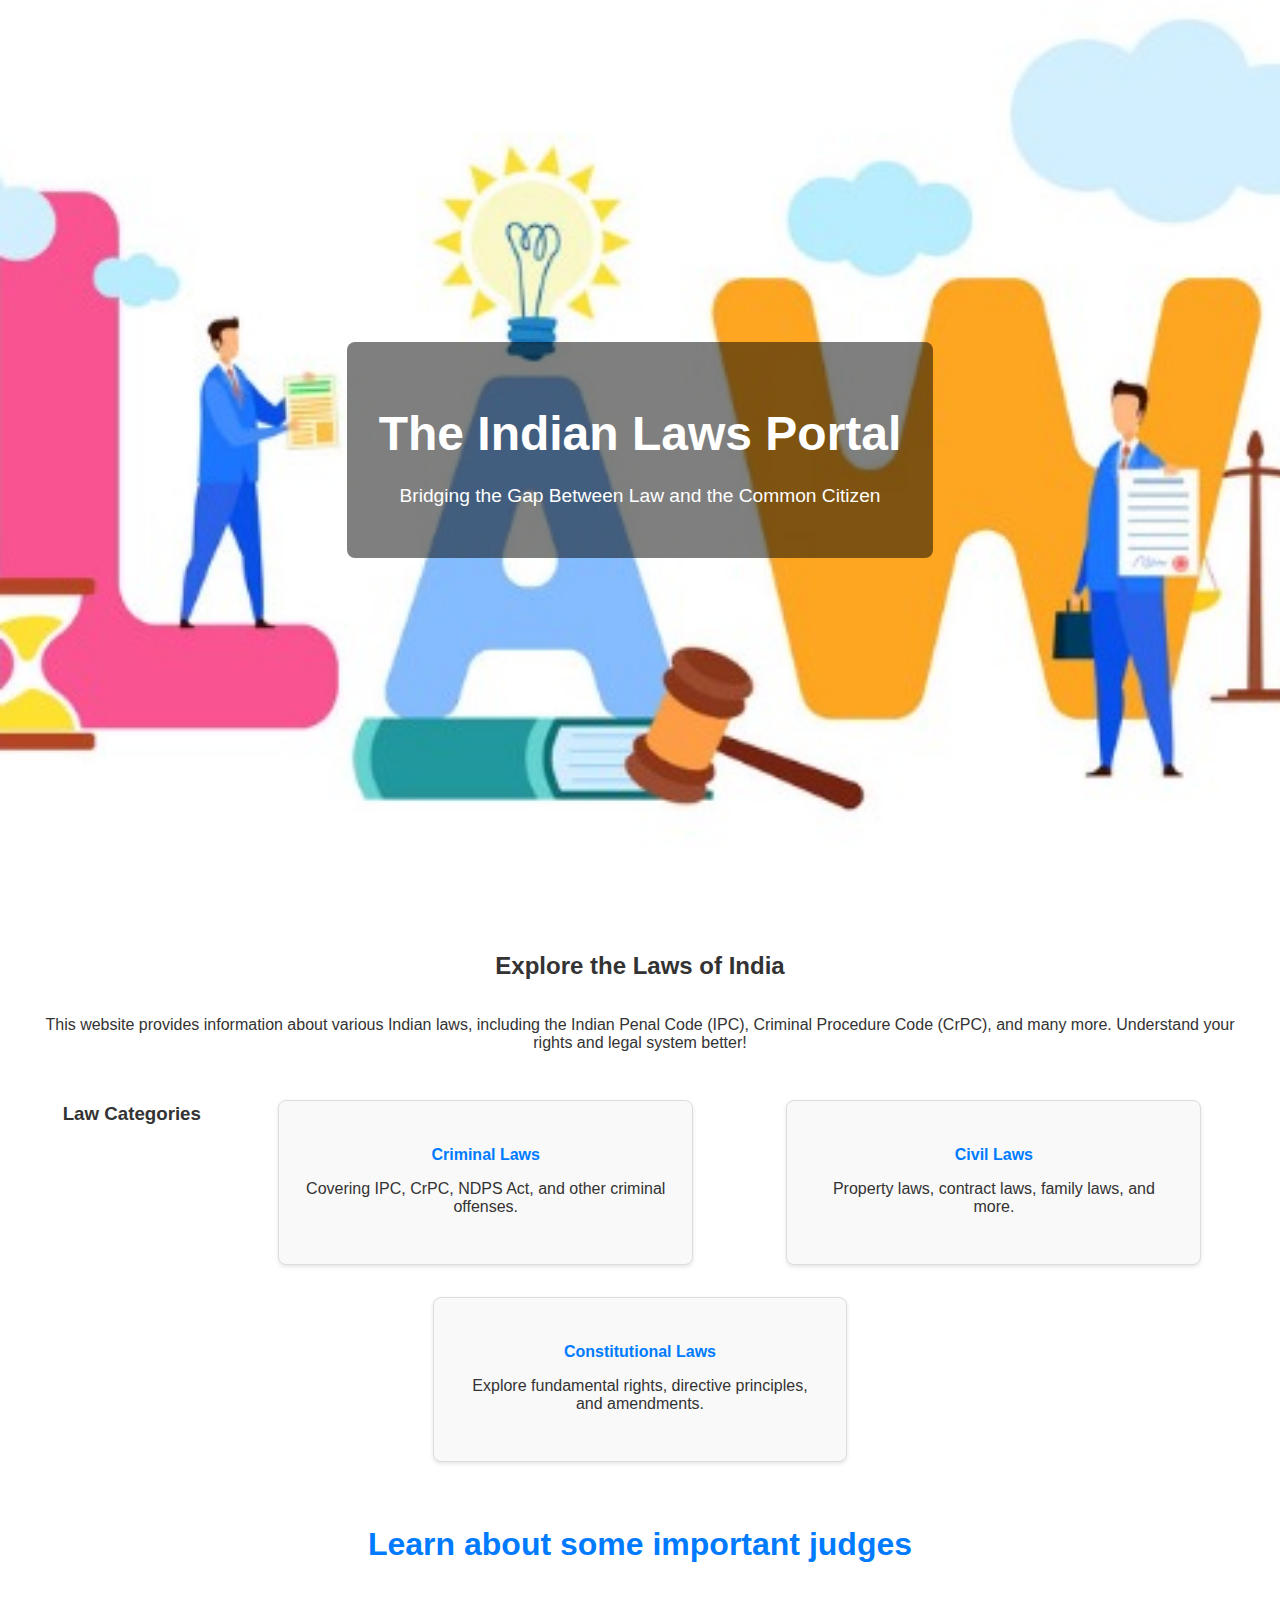
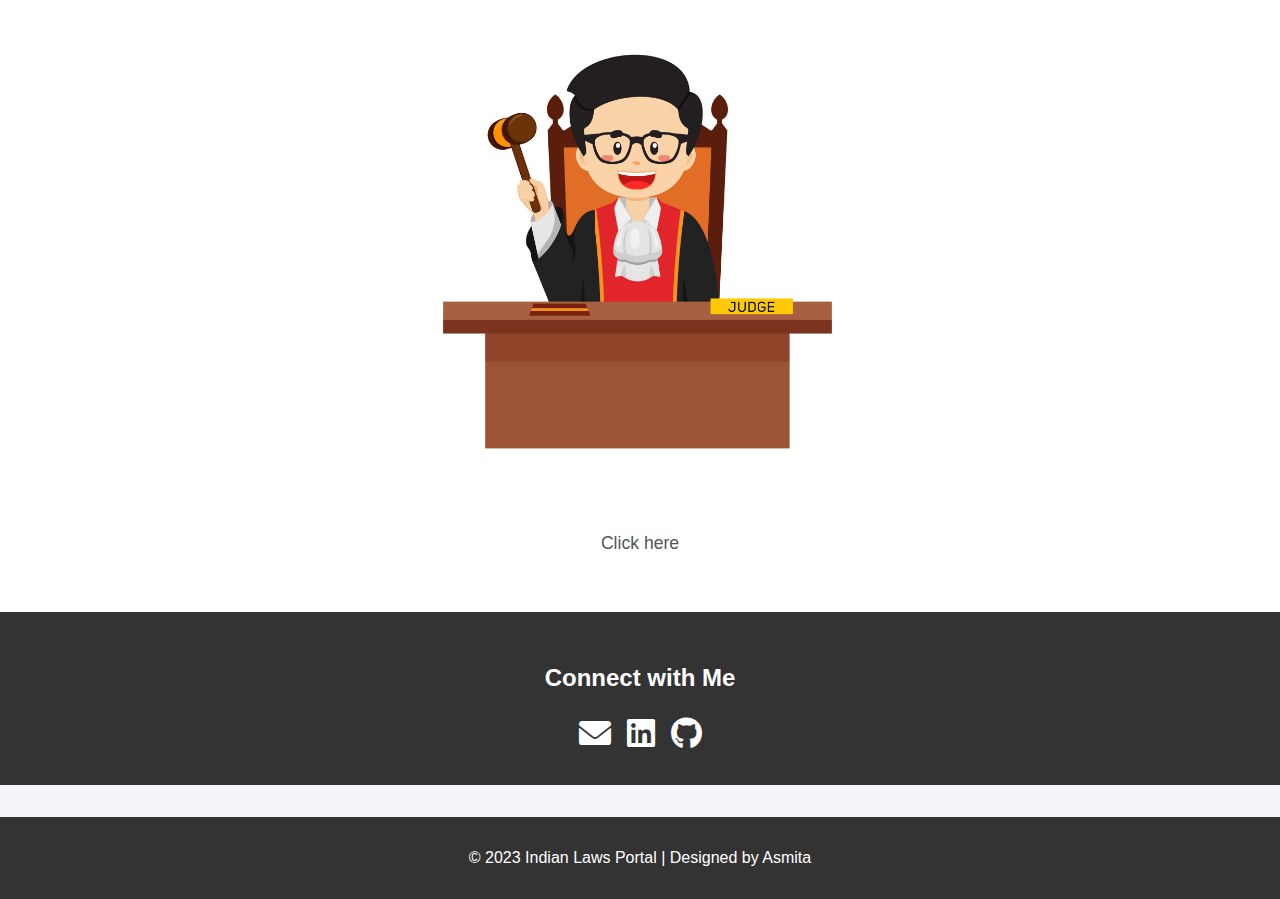
<file: index.html>
<!DOCTYPE html>
<html lang="en">
<head>
    <meta charset="UTF-8">
    <meta name="viewport" content="width=device-width, initial-scale=1.0">
    <title>Indian Laws Portal</title>
    <link rel="stylesheet" href="styles.css">
    <link rel="stylesheet" href="https://cdnjs.cloudflare.com/ajax/libs/font-awesome/6.0.0-beta3/css/all.min.css"> <!-- Font Awesome for icons -->
</head>
<body>

    <section class="fullscreen-image">
        <div class="overlay">
            <h1>The Indian Laws Portal</h1>
            <p>Bridging the Gap Between Law and the Common Citizen</p>
        </div>
    </section>

    <main class="content">
        <section>
            <h2>Explore the Laws of India</h2>
            <p>This website provides information about various Indian laws, including the Indian Penal Code (IPC), Criminal Procedure Code (CrPC), and many more. Understand your rights and legal system better!</p>
        </section>

        <section class="categories">
            <h3>Law Categories</h3>
            <div class="law-category">
                <a href="#">
                    <h4>Criminal Laws</h4>
                    <p>Covering IPC, CrPC, NDPS Act, and other criminal offenses.</p>
                </a>
            </div>
            <div class="law-category">
                <a href="#">
                    <h4>Civil Laws</h4>
                    <p>Property laws, contract laws, family laws, and more.</p>
                </a>
            </div>
            <div class="law-category">
                <a href="#">
                    <h4>Constitutional Laws</h4>
                    <p>Explore fundamental rights, directive principles, and amendments.</p>
                </a>
            </div>
        </section>

        <section class="judges-link">
            <h3>Learn about some important judges</h3>
            <a href="judges.html">
                <img src="judge.png" alt="Judges Image" class="judges-image">
                <p>Click here </p>
            </a>
        </section>
    </main>

    <section class="connect">
        <h2>Connect with Me</h2>
        <div class="icons">
            <a href="mailto:asmita.ria103@gmail.com" target="_blank" title="Email"><i class="fas fa-envelope"></i></a>
            <a href="https://www.linkedin.com/in/asmita232/" target="_blank" title="LinkedIn"><i class="fab fa-linkedin"></i></a>
            <a href="https://github.com/asmita-singh13" target="_blank" title="GitHub"><i class="fab fa-github"></i></a>
        </div>
    </section>

    <footer>
        <p>&copy; 2023 Indian Laws Portal | Designed by Asmita</p>
    </footer>

</body>
</html>
</file>
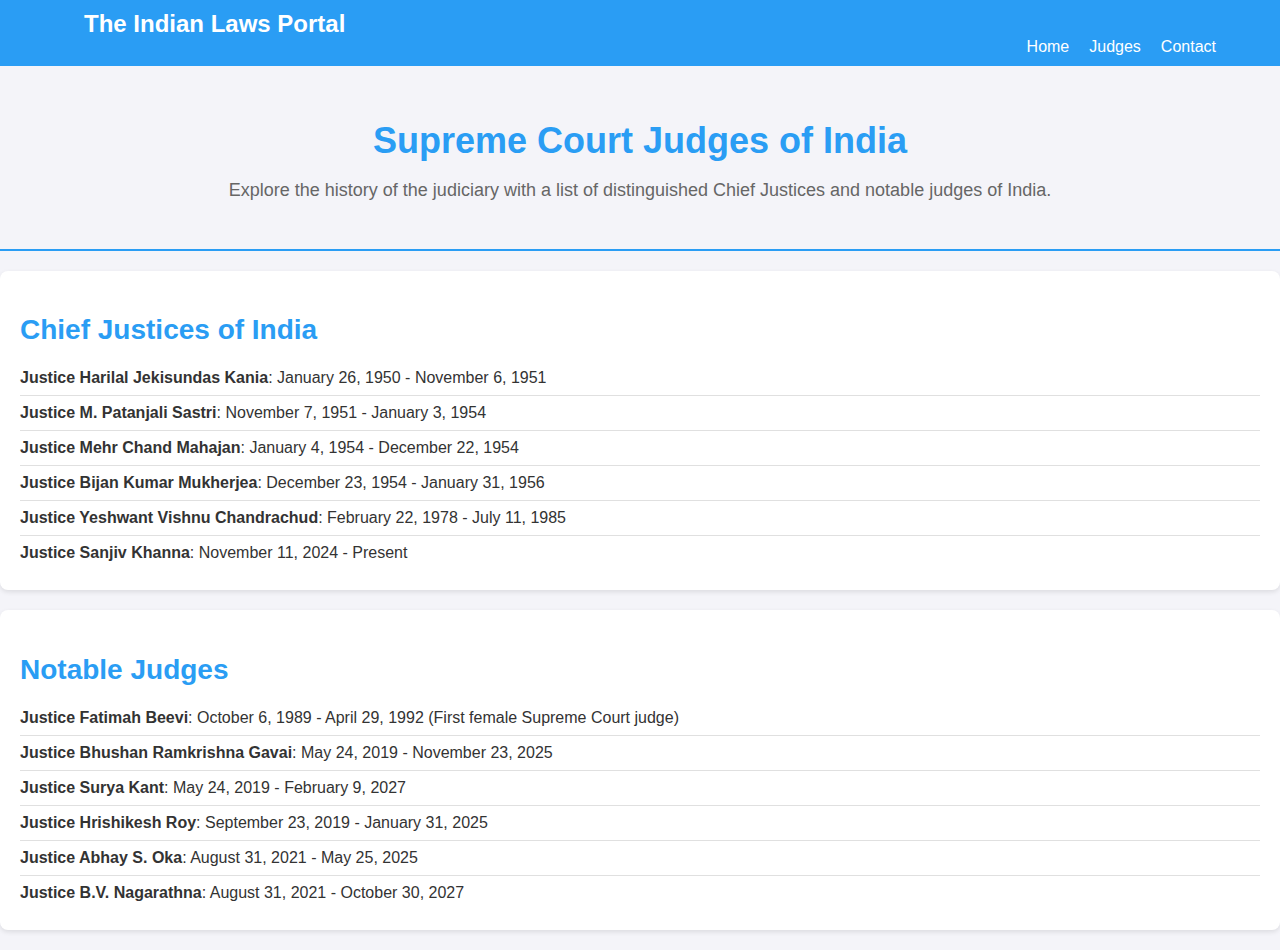
<file: judges.html>
<!DOCTYPE html>
<html lang="en">
<head>
    <meta charset="UTF-8">
    <meta name="viewport" content="width=device-width, initial-scale=1.0">
    <title>Supreme Court Judges of India</title>
    <link rel="stylesheet" href="judges.css">
    <link rel="stylesheet" href="https://cdnjs.cloudflare.com/ajax/libs/font-awesome/6.0.0-beta3/css/all.min.css">
</head>
<body>

    <nav class="navbar">
        <div class="container">
            <a href="index.html" class="nav-logo">The Indian Laws Portal</a>
            <ul class="nav-links">
                <li><a href="index.html">Home</a></li>
                <li><a href="judges.html">Judges</a></li>
                <li><a href="contact.html">Contact</a></li>
            </ul>
        </div>
    </nav>

    <header class="page-header">
        <h1>Supreme Court Judges of India</h1>
        <p>Explore the history of the judiciary with a list of distinguished Chief Justices and notable judges of India.</p>
    </header>

    <section class="judges-section">
        <h2>Chief Justices of India</h2>
        <ul class="judges-list">
            <li><strong>Justice Harilal Jekisundas Kania</strong>: January 26, 1950 - November 6, 1951</li>
            <li><strong>Justice M. Patanjali Sastri</strong>: November 7, 1951 - January 3, 1954</li>
            <li><strong>Justice Mehr Chand Mahajan</strong>: January 4, 1954 - December 22, 1954</li>
            <li><strong>Justice Bijan Kumar Mukherjea</strong>: December 23, 1954 - January 31, 1956</li>
            <li><strong>Justice Yeshwant Vishnu Chandrachud</strong>: February 22, 1978 - July 11, 1985</li>
            <li><strong>Justice Sanjiv Khanna</strong>: November 11, 2024 - Present</li>
        </ul>
    </section>

    <section class="judges-section">
        <h2>Notable Judges</h2>
        <ul class="judges-list">
            <li><strong>Justice Fatimah Beevi</strong>: October 6, 1989 - April 29, 1992 (First female Supreme Court judge)</li>
            <li><strong>Justice Bhushan Ramkrishna Gavai</strong>: May 24, 2019 - November 23, 2025</li>
            <li><strong>Justice Surya Kant</strong>: May 24, 2019 - February 9, 2027</li>
            <li><strong>Justice Hrishikesh Roy</strong>: September 23, 2019 - January 31, 2025</li>
            <li><strong>Justice Abhay S. Oka</strong>: August 31, 2021 - May 25, 2025</li>
            <li><strong>Justice B.V. Nagarathna</strong>: August 31, 2021 - October 30, 2027</li>
        </ul>
    </section>   
</body>
</html>
</file>
<file: styles.css>
/* General Styles */
body {
    margin: 0;
    padding: 0;
    font-family: Arial, sans-serif;
    background-color: #f4f4f9;
    color: #333;
}

/* Full-Screen Background Image Section */
.fullscreen-image {
    height: 100vh; /* Full viewport height */
    background-image: url('image.jpg'); /* Path to your image */
    background-size: cover; /* Ensures the image covers the screen */
    background-position: center; /* Centers the image */
    position: relative;
    display: flex;
    justify-content: center;
    align-items: center;
    color: white;
}

.fullscreen-image .overlay {
    background: rgba(0, 0, 0, 0.5); /* Adds a semi-transparent overlay for readability */
    padding: 2em;
    text-align: center;
    border-radius: 8px;
}

.fullscreen-image h1 {
    font-size: 3em;
    margin-bottom: 0.5em;
}

.fullscreen-image p {
    font-size: 1.2em;
}

/* Content Section */
.content {
    background-color: white;
    padding: 2em;
    text-align: center;
}

.content h2, .content p {
    margin-bottom: 1.5em;
}

.categories {
    display: flex;
    justify-content: space-around;
    flex-wrap: wrap;
    margin-top: 2em;
}

.law-category {
    background-color: #f9f9f9;
    border: 1px solid #ddd;
    box-shadow: 0 2px 4px rgba(0, 0, 0, 0.1);
    padding: 1.5em;
    width: 30%;
    margin: 1em;
    text-align: center;
    border-radius: 8px;
    transition: transform 0.3s ease-in-out;
}

.law-category:hover {
    transform: scale(1.05);
}

.law-category a {
    text-decoration: none;
    color: inherit;
}

.law-category h4 {
    color: #007BFF;
    margin-bottom: 0.5em;
}

/* Judges Section */
.judges-link {
    margin-top: 3em;
    text-align: center;
}

.judges-link h3 {
    font-size: 2em;
    margin-bottom: 1em;
    color: #007BFF;
}

.judges-link a {
    text-decoration: none;
    color: inherit;
}

.judges-link .judges-image {
    width: 80%;
    max-width: 500px;
    border-radius: 8px;
    margin-bottom: 1em;
    transition: transform 0.3s ease;
}

.judges-link .judges-image:hover {
    transform: scale(1.05);
}

.judges-link p {
    font-size: 1.1em;
    color: #555;
}

/* Connect Section */
.connect {
    background-color: #333;
    color: white;
    text-align: center;
    padding: 2em 0;
}

.connect h2 {
    margin-bottom: 1em;
}

.connect .icons {
    display: flex;
    justify-content: center;
    gap: 1em;
}

.connect .icons a {
    color: white;
    font-size: 2em;
    transition: color 0.3s;
}

.connect .icons a:hover {
    color: #007BFF;
}

/* Footer */
footer {
    background-color: #333;
    color: white;
    text-align: center;
    padding: 1em 0;
    margin-top: 2em;
}
</file>
<file: judges.css>
/* General Styles */
body {
    font-family: Arial, sans-serif;
    margin: 0;
    padding: 0;
    background-color: #f4f4f9;
    color: #333;
}

/* Container for Centering Content */
.container {
    width: 90%;
    max-width: 1200px;
    margin: 0 auto;
}

/* Navigation Bar */
.navbar {
    background-color: #2a9df4;
    padding: 10px 0;
    box-shadow: 0 2px 5px rgba(0, 0, 0, 0.1);
}

.navbar .nav-logo {
    color: #fff;
    font-size: 24px;
    text-decoration: none;
    font-weight: bold;
    margin-left: 20px;
}

.navbar .nav-links {
    list-style: none;
    display: flex;
    justify-content: flex-end;
    margin: 0;
    padding: 0;
}

.navbar .nav-links li {
    margin-left: 20px;
}

.navbar .nav-links a {
    color: #fff;
    text-decoration: none;
    font-size: 16px;
    transition: color 0.3s;
}

.navbar .nav-links a:hover {
    color: #e0e0e0;
}

/* Page Header */
.page-header {
    text-align: center;
    background-color: #f4f4f9;
    padding: 30px 20px;
    margin-bottom: 20px;
    border-bottom: 2px solid #2a9df4;
}

.page-header h1 {
    color: #2a9df4;
    font-size: 36px;
    margin-bottom: 10px;
}

.page-header p {
    font-size: 18px;
    color: #666;
}

/* Judges Section */
.judges-section {
    background-color: #fff;
    padding: 20px;
    margin-bottom: 20px;
    border-radius: 8px;
    box-shadow: 0 2px 5px rgba(0, 0, 0, 0.1);
}

.judges-section h2 {
    color: #2a9df4;
    font-size: 28px;
    margin-bottom: 15px;
}

.judges-list {
    list-style: none;
    padding: 0;
    margin: 0;
}

.judges-list li {
    font-size: 16px;
    padding: 8px 0;
    border-bottom: 1px solid #e0e0e0;
}

.judges-list li:last-child {
    border-bottom: none;
}

/* Footer  design*/
footer {
    background-color: #2a9df4;
    color: #fff;
    padding: 20px 0;
    text-align: center;
}

footer .social-links a {
    color: #fff;
    margin: 0 10px;
    font-size: 20px;
    transition: color 0.3s;
    text-decoration: none;
}

footer .social-links a:hover {
    color: #e0e0e0;
}
</file>
